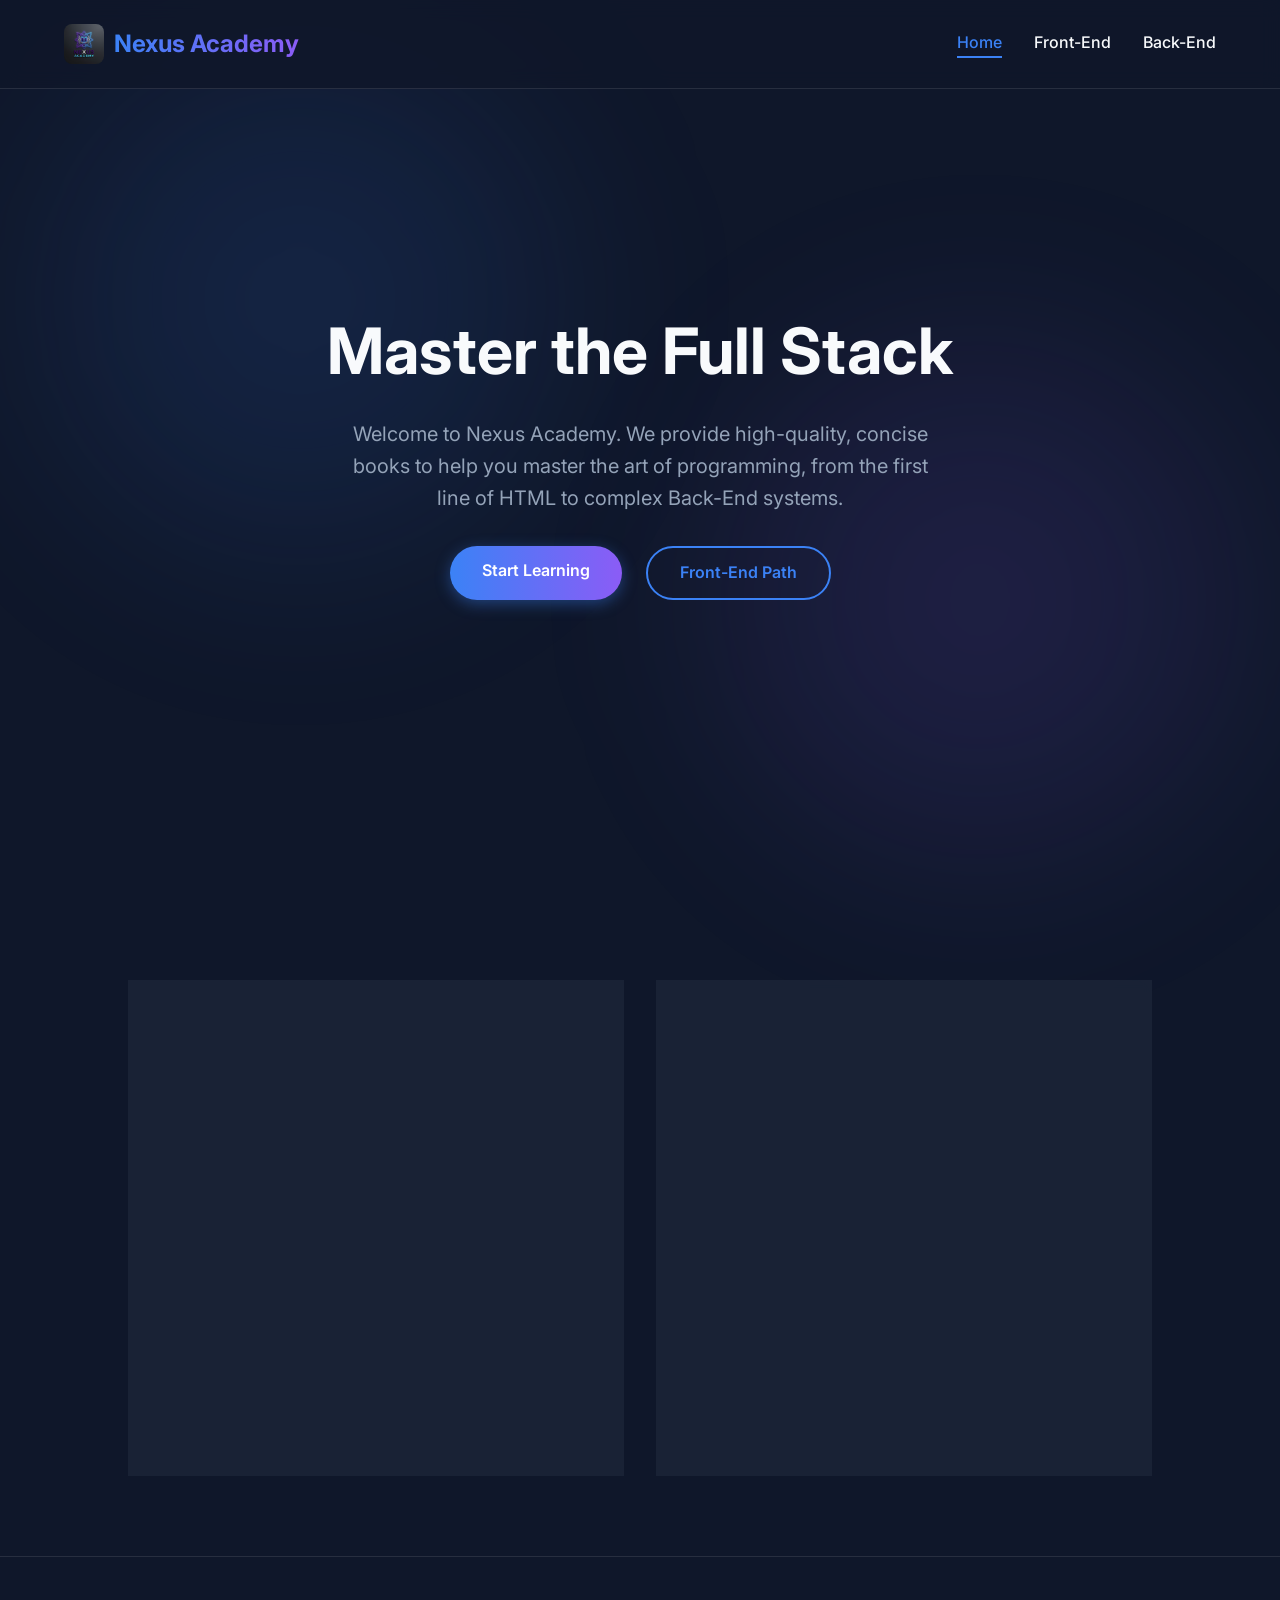
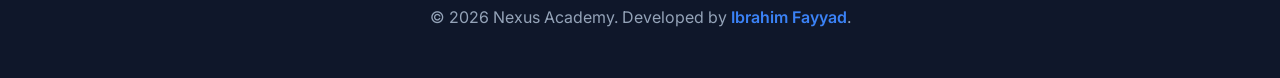
<file: index.html>
<!DOCTYPE html>
<html lang="en">

<head>
    <meta charset="UTF-8">
    <meta name="viewport" content="width=device-width, initial-scale=1.0">
    <title>Nexus Academy | Elevate Your Code</title>
    <meta name="description" content="Master development with Nexus Academy. Curated books by Ibrahim Fayyad.">
    <link rel="icon" href="logo/nexus_favicon_1778618906904.png" type="image/png">
    <link rel="stylesheet" href="styles.css">
    <link rel="stylesheet" href="https://cdnjs.cloudflare.com/ajax/libs/font-awesome/6.4.0/css/all.min.css">
</head>

<body>
    <nav>
        <a href="index.html" class="logo-container" style="text-decoration: none;">
            <img src="logo/nexus_academy_logo_1778617645025.png" alt="Nexus Logo">
            <span class="logo-text">Nexus Academy</span>
        </a>
        <div class="nav-links">
            <a href="index.html">Home</a>
            <a href="front-end.html">Front-End</a>
            <a href="back-end.html">Back-End</a>
        </div>
    </nav>

    <main>
        <section class="hero">
            <h1>Master the Full Stack</h1>
            <p>Welcome to Nexus Academy. We provide high-quality, concise books to help you master the art of programming, from the first line of HTML to complex Back-End systems.</p>
            <div class="cta-buttons">
                <a href="#explore" class="btn btn-primary">Start Learning</a>
                <a href="front-end.html" class="btn btn-outline">Front-End Path</a>
            </div>
        </section>

        <section id="explore" class="categories">
            <div class="card">
                <h3>Front-End Development</h3>
                <p>Build beautiful, responsive, and interactive user interfaces using the latest web technologies.</p>
                <div class="book-list">
                    <div class="book-item">
                        <div class="book-info">
                            <h4>HTML & CSS Mastery</h4>
                            <span>Foundation</span>
                        </div>
                        <a href="books/PRO_02_HTML.pdf" class="download-btn" download><i
                                class="fas fa-download"></i></a>
                    </div>
                    <div class="book-item">
                        <div class="book-info">
                            <h4>JavaScript Essentials</h4>
                            <span>Logic</span>
                        </div>
                        <a href="books/PRO_04_JavaScript.pdf" class="download-btn" download><i
                                class="fas fa-download"></i></a>
                    </div>
                </div>
                <br>
                <a href="front-end.html" class="btn btn-outline" style="display: inline-block;">View All Front-End</a>
            </div>

            <div class="card">
                <h3>Back-End Development</h3>
                <p>Deep dive into server-side logic, databases, and high-performance programming languages.</p>
                <div class="book-list">
                    <div class="book-item">
                        <div class="book-info">
                            <h4>PHP Programming</h4>
                            <span>Server-Side</span>
                        </div>
                        <a href="books/PRO_01_PHP.pdf" class="download-btn" download><i class="fas fa-download"></i></a>
                    </div>
                    <div class="book-item">
                        <div class="book-info">
                            <h4>Python for Devs</h4>
                            <span>General Purpose</span>
                        </div>
                        <a href="books/PRO_05_Python.pdf" class="download-btn" download><i
                                class="fas fa-download"></i></a>
                    </div>
                </div>
                <br>
                <a href="back-end.html" class="btn btn-outline" style="display: inline-block;">View All Back-End</a>
            </div>
        </section>
    </main>

    <footer>
        <p>&copy; 2026 Nexus Academy. Developed by <a href="https://github.com/ibrahimf90" target="_blank"
                class="footer-link">Ibrahim Fayyad</a>.</p>
    </footer>

    <script src="script.js"></script>
</body>

</html>
</file>
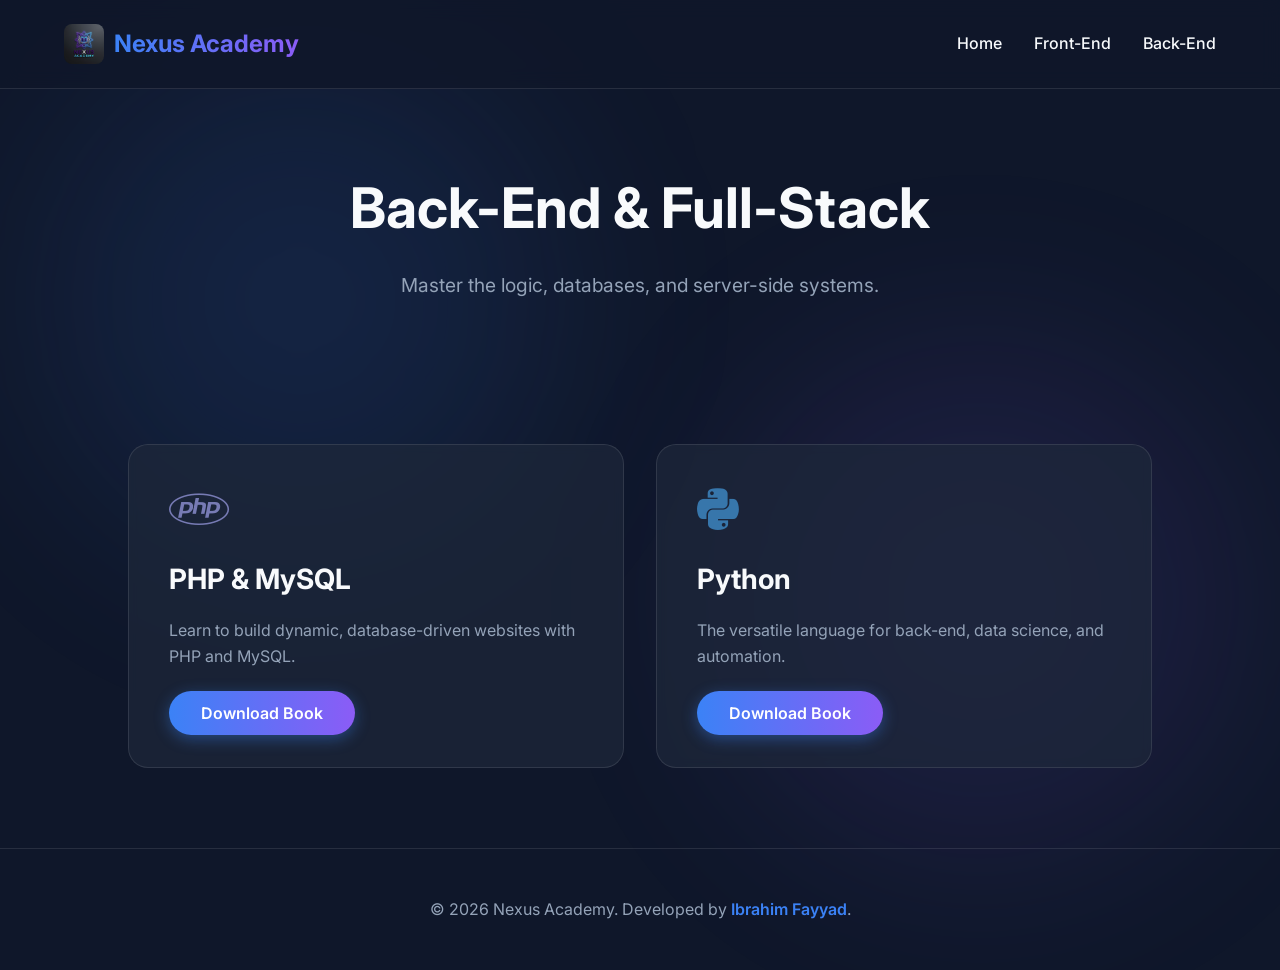
<file: back-end.html>
<!DOCTYPE html>
<html lang="en">

<head>
    <meta charset="UTF-8">
    <meta name="viewport" content="width=device-width, initial-scale=1.0">
    <title>Back-End Path | Nexus Academy</title>
    <link rel="icon" href="logo/nexus_favicon_1778618906904.png" type="image/png">
    <link rel="stylesheet" href="styles.css">
    <link rel="stylesheet" href="https://cdnjs.cloudflare.com/ajax/libs/font-awesome/6.4.0/css/all.min.css">
</head>

<body>
    <nav>
        <a href="index.html" class="logo-container" style="text-decoration: none;">
            <img src="logo/nexus_academy_logo_1778617645025.png" alt="Nexus Logo">
            <span class="logo-text">Nexus Academy</span>
        </a>
        <div class="nav-links">
            <a href="index.html">Home</a>
            <a href="front-end.html">Front-End</a>
            <a href="back-end.html">Back-End</a>
        </div>
    </nav>

    <main style="padding-top: 100px;">
        <header style="text-align: center; padding: 4rem 10%;">
            <h1 style="font-size: 3.5rem; margin-bottom: 1rem;">Back-End & Full-Stack</h1>
            <p style="color: var(--text-muted); font-size: 1.2rem;">Master the logic, databases, and server-side systems.</p>
        </header>

        <section class="categories">
            <div class="card">
                <i class="fab fa-php" style="font-size: 3rem; color: #777bb4; margin-bottom: 1.5rem;"></i>
                <h3>PHP & MySQL</h3>
                <p>Learn to build dynamic, database-driven websites with PHP and MySQL.</p>
                <a href="books/PRO_01_PHP.pdf" class="btn btn-primary" download>Download Book</a>
            </div>

            <div class="card">
                <i class="fab fa-python" style="font-size: 3rem; color: #3776ab; margin-bottom: 1.5rem;"></i>
                <h3>Python</h3>
                <p>The versatile language for back-end, data science, and automation.</p>
                <a href="books/PRO_05_Python.pdf" class="btn btn-primary" download>Download Book</a>
            </div>

        </section>
    </main>

    <footer>
        <p>&copy; 2026 Nexus Academy. Developed by <a href="https://github.com/ibrahimf90" target="_blank"
                class="footer-link">Ibrahim Fayyad</a>.</p>
    </footer>
</body>

</html>
</file>
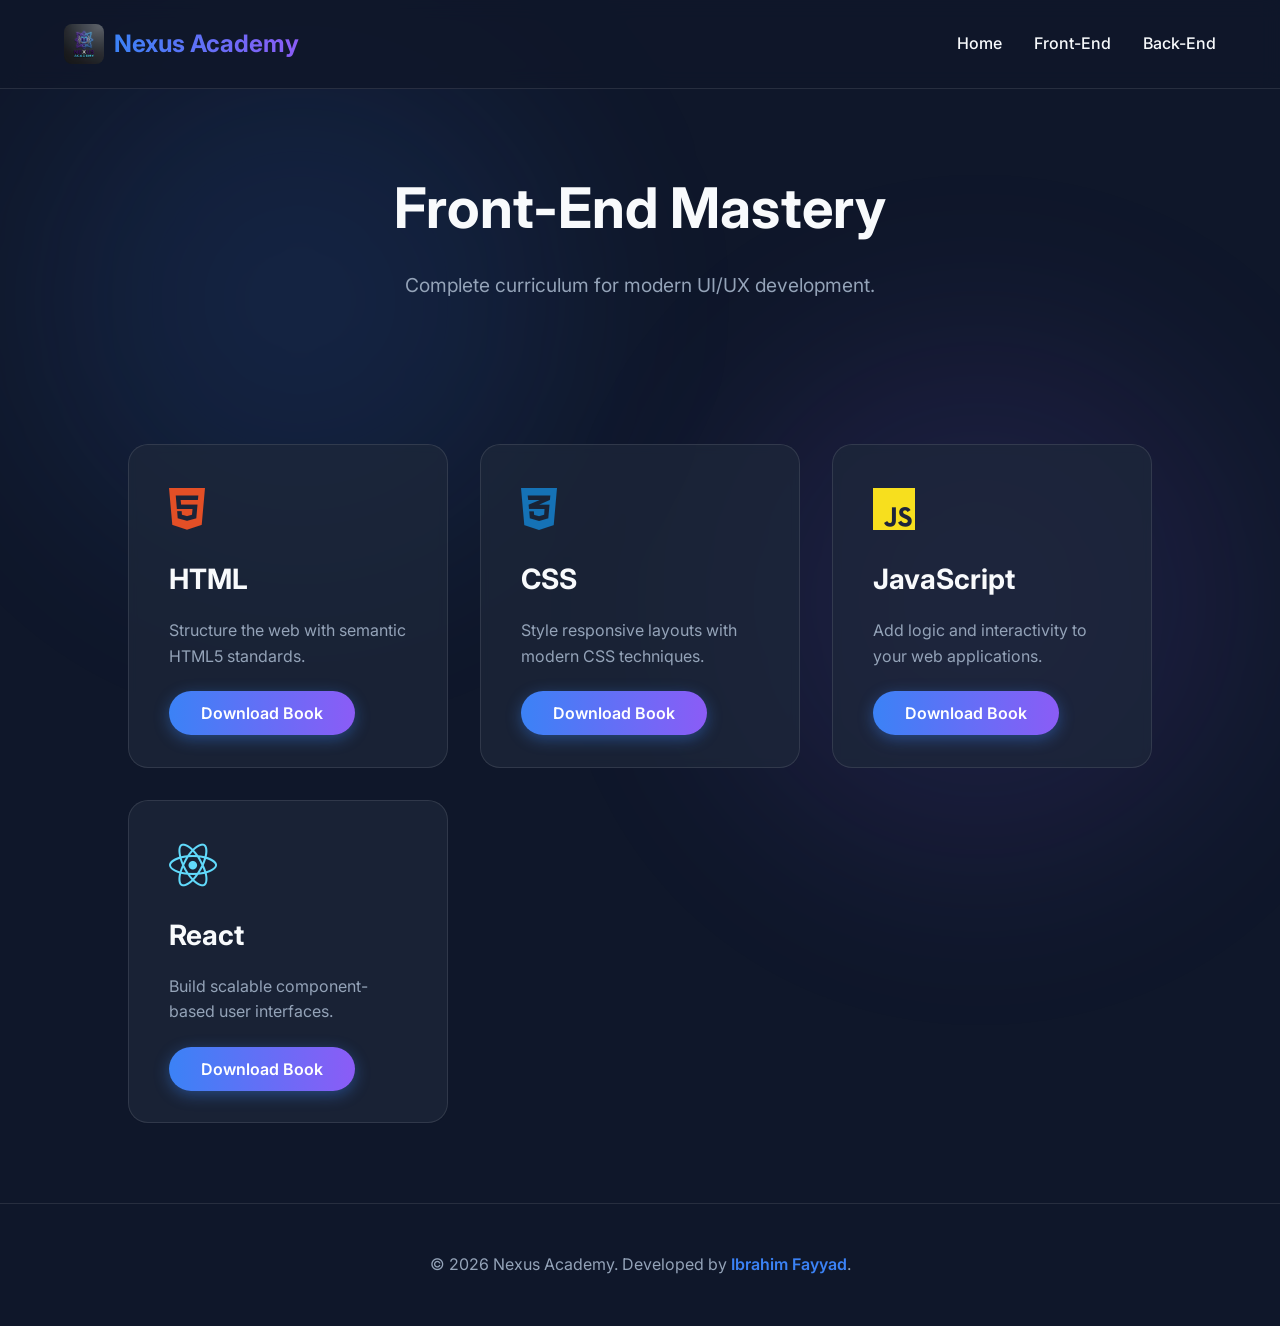
<file: front-end.html>
<!DOCTYPE html>
<html lang="en">

<head>
    <meta charset="UTF-8">
    <meta name="viewport" content="width=device-width, initial-scale=1.0">
    <title>Front-End Path | Nexus Academy</title>
    <link rel="icon" href="logo/nexus_favicon_1778618906904.png" type="image/png">
    <link rel="stylesheet" href="styles.css">
    <link rel="stylesheet" href="https://cdnjs.cloudflare.com/ajax/libs/font-awesome/6.4.0/css/all.min.css">
</head>

<body>
    <nav>
        <a href="index.html" class="logo-container" style="text-decoration: none;">
            <img src="logo/nexus_academy_logo_1778617645025.png" alt="Nexus Logo">
            <span class="logo-text">Nexus Academy</span>
        </a>
        <div class="nav-links">
            <a href="index.html">Home</a>
            <a href="front-end.html">Front-End</a>
            <a href="back-end.html">Back-End</a>
        </div>
    </nav>

    <main style="padding-top: 100px;">
        <header style="text-align: center; padding: 4rem 10%;">
            <h1 style="font-size: 3.5rem; margin-bottom: 1rem;">Front-End Mastery</h1>
            <p style="color: var(--text-muted); font-size: 1.2rem;">Complete curriculum for modern UI/UX development.</p>
        </header>

        <section class="categories">
            <!-- Existing Books -->
            <div class="card">
                <i class="fab fa-html5" style="font-size: 3rem; color: #e34f26; margin-bottom: 1.5rem;"></i>
                <h3>HTML</h3>
                <p>Structure the web with semantic HTML5 standards.</p>
                <a href="books/PRO_02_HTML.pdf" class="btn btn-primary" download>Download Book</a>
            </div>

            <div class="card">
                <i class="fab fa-css3-alt" style="font-size: 3rem; color: #1572b6; margin-bottom: 1.5rem;"></i>
                <h3>CSS</h3>
                <p>Style responsive layouts with modern CSS techniques.</p>
                <a href="books/PRO_03_CSS.pdf" class="btn btn-primary" download>Download Book</a>
            </div>

            <div class="card">
                <i class="fab fa-js" style="font-size: 3rem; color: #f7df1e; margin-bottom: 1.5rem;"></i>
                <h3>JavaScript</h3>
                <p>Add logic and interactivity to your web applications.</p>
                <a href="books/PRO_04_JavaScript.pdf" class="btn btn-primary" download>Download Book</a>
            </div>

            <div class="card">
                <i class="fab fa-react" style="font-size: 3rem; color: #61dafb; margin-bottom: 1.5rem;"></i>
                <h3>React</h3>
                <p>Build scalable component-based user interfaces.</p>
                <a href="books/PRO_06_React.pdf" class="btn btn-primary" download>Download Book</a>
            </div>
        </section>
    </main>

    <footer>
        <p>&copy; 2026 Nexus Academy. Developed by <a href="https://github.com/ibrahimf90" target="_blank"
                class="footer-link">Ibrahim Fayyad</a>.</p>
    </footer>
</body>

</html>
</file>
<file: styles.css>
@import url('https://fonts.googleapis.com/css2?family=Inter:wght@300;400;600;700&family=Outfit:wght@400;700&display=swap');

:root {
    --bg-main: #0f172a;
    --bg-card: rgba(30, 41, 59, 0.7);
    --primary: #3b82f6;
    --secondary: #8b5cf6;
    --accent: #10b981;
    --text-main: #f8fafc;
    --text-muted: #94a3b8;
    --glass: rgba(255, 255, 255, 0.05);
    --glass-border: rgba(255, 255, 255, 0.1);
    --shadow: 0 8px 32px 0 rgba(0, 0, 0, 0.37);
}

* {
    margin: 0;
    padding: 0;
    box-sizing: border-box;
}

body {
    font-family: 'Inter', sans-serif;
    background-color: var(--bg-main);
    color: var(--text-main);
    line-height: 1.6;
    overflow-x: hidden;
    background: #0f172a;
    min-height: 100vh;
    position: relative;
}

body::before, body::after {
    content: '';
    position: fixed;
    width: 600px;
    height: 600px;
    border-radius: 50%;
    background: radial-gradient(circle, rgba(59, 130, 246, 0.15), transparent);
    z-index: -1;
    filter: blur(80px);
    animation: move 20s infinite alternate;
}

body::after {
    background: radial-gradient(circle, rgba(139, 92, 246, 0.15), transparent);
    right: 0;
    bottom: 0;
    animation-delay: -10s;
}

@keyframes move {
    from { transform: translate(-10%, -10%); }
    to { transform: translate(20%, 20%); }
}
}

h1, h2, h3 {
    font-family: 'Outfit', sans-serif;
    font-weight: 700;
}

/* Navbar */
nav {
    display: flex;
    justify-content: space-between;
    align-items: center;
    padding: 1.5rem 5%;
    position: fixed;
    top: 0;
    width: 100%;
    background: rgba(15, 23, 42, 0.8);
    backdrop-filter: blur(10px);
    z-index: 1000;
    border-bottom: 1px solid var(--glass-border);
}

.logo-container {
    display: flex;
    align-items: center;
    gap: 10px;
}

.logo-container img {
    height: 40px;
    width: 40px;
    border-radius: 8px;
}

.logo-text {
    font-size: 1.5rem;
    font-weight: 700;
    background: linear-gradient(to right, var(--primary), var(--secondary));
    -webkit-background-clip: text;
    -webkit-text-fill-color: transparent;
}

.nav-links {
    display: flex;
    gap: 2rem;
}

.nav-links a {
    color: var(--text-main);
    text-decoration: none;
    font-weight: 500;
    transition: color 0.3s ease;
}

.nav-links a:hover {
    color: var(--primary);
}

/* Hero Section */
.hero {
    height: 100vh;
    display: flex;
    flex-direction: column;
    justify-content: center;
    align-items: center;
    text-align: center;
    padding: 0 10%;
    position: relative;
}

.hero h1 {
    font-size: 4rem;
    margin-bottom: 1rem;
    animation: fadeInUp 1s ease-out;
}

.hero p {
    font-size: 1.25rem;
    color: var(--text-muted);
    max-width: 600px;
    margin-bottom: 2rem;
    animation: fadeInUp 1s ease-out 0.2s both;
}

.cta-buttons {
    display: flex;
    gap: 1.5rem;
    animation: fadeInUp 1s ease-out 0.4s both;
}

.btn {
    padding: 0.75rem 2rem;
    border-radius: 50px;
    text-decoration: none;
    font-weight: 600;
    transition: all 0.3s ease;
    cursor: pointer;
}

.btn-primary {
    background: linear-gradient(to right, var(--primary), var(--secondary));
    color: white;
    border: none;
    box-shadow: 0 4px 15px rgba(59, 130, 246, 0.4);
}

.btn-primary:hover {
    transform: translateY(-3px);
    box-shadow: 0 6px 20px rgba(59, 130, 246, 0.6);
}

.btn-outline {
    border: 2px solid var(--primary);
    color: var(--primary);
}

.btn-outline:hover {
    background: var(--primary);
    color: white;
}

/* Category Grid */
.categories {
    padding: 5rem 10%;
    display: grid;
    grid-template-columns: repeat(auto-fit, minmax(300px, 1fr));
    gap: 2rem;
}

.card {
    background: var(--bg-card);
    border: 1px solid var(--glass-border);
    border-radius: 20px;
    padding: 2.5rem;
    transition: all 0.3s ease;
    position: relative;
    overflow: hidden;
    backdrop-filter: blur(5px);
}

.card:hover {
    transform: translateY(-10px);
    border-color: var(--primary);
    background: rgba(30, 41, 59, 0.9);
}

.card h3 {
    font-size: 1.75rem;
    margin-bottom: 1rem;
}

.card p {
    color: var(--text-muted);
    margin-bottom: 2rem;
}

.book-list {
    margin-top: 2rem;
    display: grid;
    gap: 1rem;
}

.book-item {
    display: flex;
    justify-content: space-between;
    align-items: center;
    padding: 1rem;
    background: var(--glass);
    border-radius: 12px;
    border: 1px solid var(--glass-border);
}

.book-info h4 {
    font-size: 1rem;
    margin-bottom: 2px;
}

.book-info span {
    font-size: 0.8rem;
    color: var(--accent);
}

.download-btn {
    color: var(--primary);
    text-decoration: none;
    font-size: 1.2rem;
    transition: transform 0.3s ease;
}

.download-btn:hover {
    transform: scale(1.2);
}

/* Footer */
footer {
    text-align: center;
    padding: 3rem;
    border-top: 1px solid var(--glass-border);
    color: var(--text-muted);
}

.footer-link {
    color: var(--primary);
    text-decoration: none;
    font-weight: 600;
    transition: all 0.3s ease;
}

.footer-link:hover {
    color: var(--secondary);
    text-shadow: 0 0 8px rgba(139, 92, 246, 0.4);
}

/* Animations */
@keyframes fadeInUp {
    from {
        opacity: 0;
        transform: translateY(30px);
    }
    to {
        opacity: 1;
        transform: translateY(0);
    }
}

/* Responsive */
@media (max-width: 768px) {
    .hero h1 {
        font-size: 2.5rem;
    }
    .nav-links {
        display: none;
    }
}
</file>
